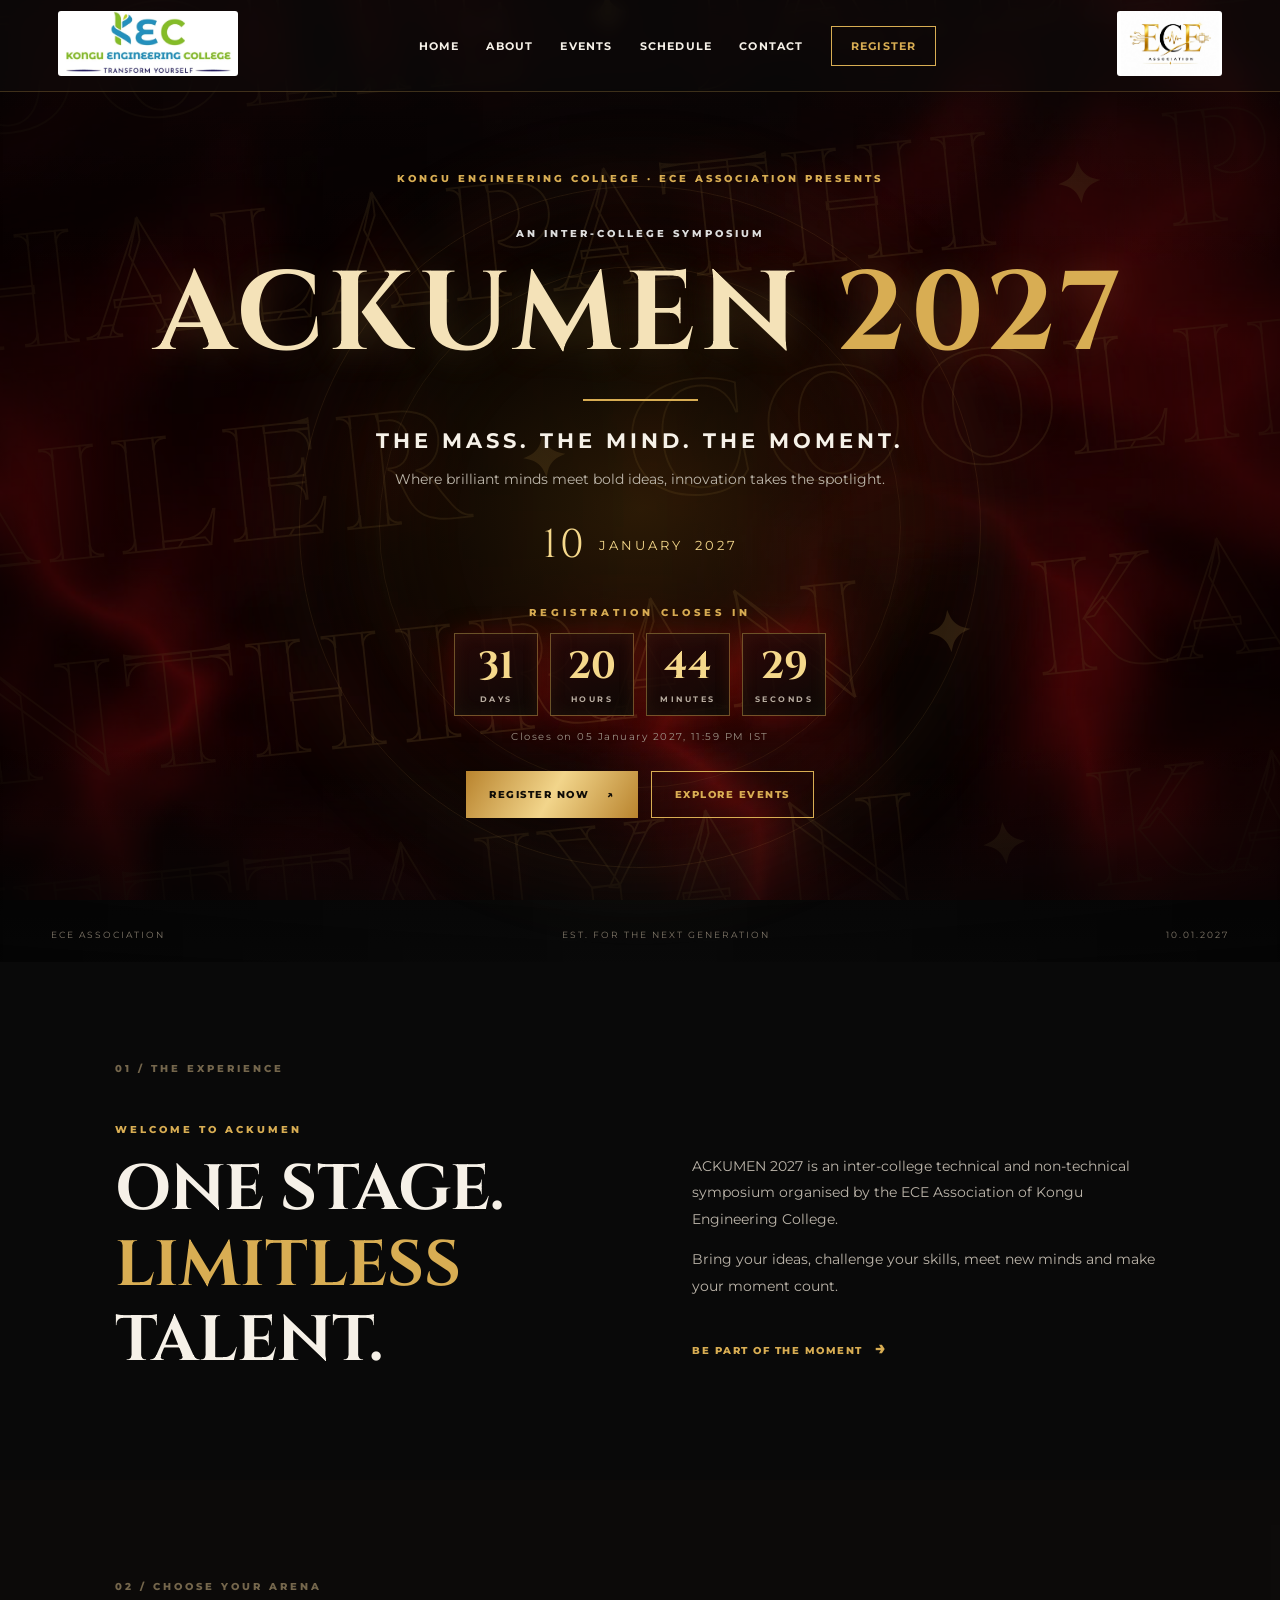
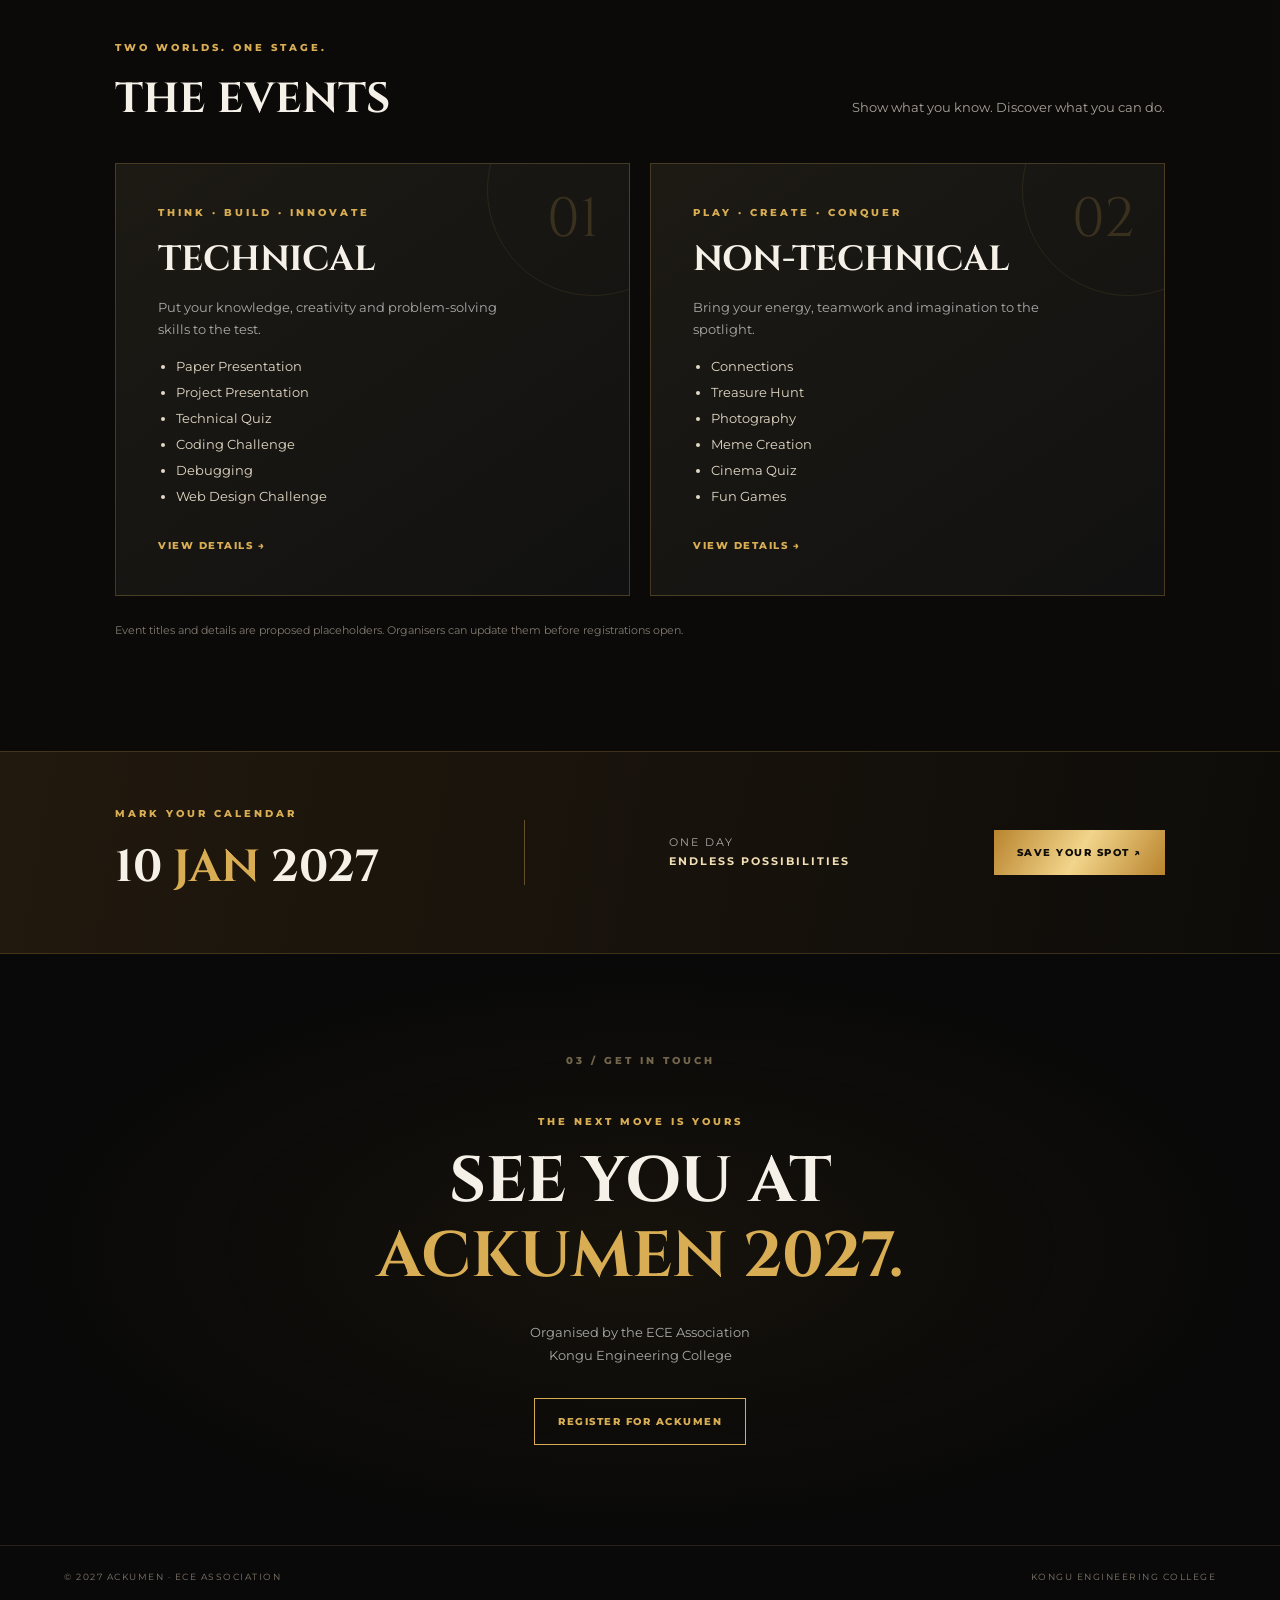
<file: index.html>
<!DOCTYPE html>
<html lang="en">
<head>
  <meta charset="UTF-8"><meta name="viewport" content="width=device-width, initial-scale=1.0">
  <meta name="description" content="ACKUMEN 2027 - Inter-college technical and non-technical symposium by the ECE Association, Kongu Engineering College.">
  <title>ACKUMEN 2027 | The Mass. The Mind. The Moment.</title>
  <link rel="preconnect" href="https://fonts.googleapis.com"><link rel="preconnect" href="https://fonts.gstatic.com" crossorigin>
  <link href="https://fonts.googleapis.com/css2?family=Cinzel:wght@500;600;700;800&family=Montserrat:wght@400;500;600;700;800&display=swap" rel="stylesheet">
  <link rel="stylesheet" href="css/style.css">
</head>
<body>
<div class="bg-fx" aria-hidden="true"><div class="bg-smoke"></div><div class="bg-titles">
  <div class="title-row" style="--d:70s"><span>COOLIE<i>✦</i>JAILER<i>✦</i>KABALI<i>✦</i>BAASHHA<i>✦</i>MUTHU<i>✦</i>PADAYAPPA<i>✦</i>ANNAMALAI<i>✦</i>SIVAJI<i>✦</i></span><span>COOLIE<i>✦</i>JAILER<i>✦</i>KABALI<i>✦</i>BAASHHA<i>✦</i>MUTHU<i>✦</i>PADAYAPPA<i>✦</i>ANNAMALAI<i>✦</i>SIVAJI<i>✦</i></span></div>
  <div class="title-row rev" style="--d:87s"><span>THALAPATHI<i>✦</i>PETTA<i>✦</i>KAALA<i>✦</i>DARBAR<i>✦</i>ENTHIRAN<i>✦</i>VETTAIYAN<i>✦</i>ANNAATTHE<i>✦</i>CHANDRAMUKHI<i>✦</i></span><span>THALAPATHI<i>✦</i>PETTA<i>✦</i>KAALA<i>✦</i>DARBAR<i>✦</i>ENTHIRAN<i>✦</i>VETTAIYAN<i>✦</i>ANNAATTHE<i>✦</i>CHANDRAMUKHI<i>✦</i></span></div>
  <div class="title-row" style="--d:104s"><span>JAILER<i>✦</i>COOLIE<i>✦</i>MASS<i>✦</i>STYLE<i>✦</i>KABALI<i>✦</i>BAASHHA<i>✦</i>SIVAJI<i>✦</i>PETTA<i>✦</i></span><span>JAILER<i>✦</i>COOLIE<i>✦</i>MASS<i>✦</i>STYLE<i>✦</i>KABALI<i>✦</i>BAASHHA<i>✦</i>SIVAJI<i>✦</i>PETTA<i>✦</i></span></div>
  <div class="title-row rev" style="--d:121s"><span>ENTHIRAN<i>✦</i>KAALA<i>✦</i>MUTHU<i>✦</i>COOLIE<i>✦</i>DARBAR<i>✦</i>ANNAMALAI<i>✦</i>JAILER<i>✦</i>PADAYAPPA<i>✦</i></span><span>ENTHIRAN<i>✦</i>KAALA<i>✦</i>MUTHU<i>✦</i>COOLIE<i>✦</i>DARBAR<i>✦</i>ANNAMALAI<i>✦</i>JAILER<i>✦</i>PADAYAPPA<i>✦</i></span></div>
  <div class="title-row" style="--d:138s"><span>VETTAIYAN<i>✦</i>KABALI<i>✦</i>THALAPATHI<i>✦</i>COOLIE<i>✦</i>PETTA<i>✦</i>SIVAJI<i>✦</i>MASS<i>✦</i>STYLE<i>✦</i></span><span>VETTAIYAN<i>✦</i>KABALI<i>✦</i>THALAPATHI<i>✦</i>COOLIE<i>✦</i>PETTA<i>✦</i>SIVAJI<i>✦</i>MASS<i>✦</i>STYLE<i>✦</i></span></div>
  </div><div class="bg-vignette"></div><div class="bg-flash"></div></div><canvas id="lightning" aria-hidden="true"></canvas>
<header class="site-header">
  <a class="brand-logo" href="index.html" aria-label="Kongu Engineering College home"><img src="assets/kec-logo.webp" alt="Kongu Engineering College logo"></a>
  <button class="menu-toggle" aria-label="Toggle navigation" aria-expanded="false">☰</button>
  <nav class="main-nav"><a href="#home">Home</a><a href="#about">About</a><a href="#events">Events</a><a href="#schedule">Schedule</a><a href="#contact">Contact</a><a class="nav-cta" href="signup.html">Register</a></nav>
  <a class="association-logo" href="#about" aria-label="ECE Association"><img src="assets/ece-association-logo.jpg" alt="ECE Association logo"></a>
</header>
<main>
<section class="hero" id="home"><div class="hero-shade"></div><div class="hero-content reveal">
  <p class="eyebrow">KONGU ENGINEERING COLLEGE · ECE ASSOCIATION PRESENTS</p><p class="edition">AN INTER-COLLEGE SYMPOSIUM</p><h1>ACKUMEN <span>2027</span></h1><div class="gold-rule"></div><h2>THE MASS. THE MIND. THE MOMENT.</h2><p class="hero-copy">Where brilliant minds meet bold ideas, innovation takes the spotlight.</p>
  <div class="event-date"><span>10</span><span>JANUARY</span><span>2027</span></div>
  <div class="countdown-wrap"><p class="cd-label">REGISTRATION CLOSES IN</p><div class="countdown" data-deadline="1799173799000" role="timer" aria-live="off"><div><b data-u="d">--</b><small>DAYS</small></div><div><b data-u="h">--</b><small>HOURS</small></div><div><b data-u="m">--</b><small>MINUTES</small></div><div><b data-u="s">--</b><small>SECONDS</small></div></div><p class="cd-note">Closes on 05 January 2027, 11:59 PM IST</p></div>
  <div class="hero-actions"><a class="button button-gold" data-reg-link href="signup.html">REGISTER NOW <span>↗</span></a><a class="button button-outline" href="#events">EXPLORE EVENTS</a></div>
</div><div class="chain"></div><div class="hero-bottom"><span>ECE ASSOCIATION</span><span>EST. FOR THE NEXT GENERATION</span><span>10.01.2027</span></div></section>
<section class="intro section-pad" id="about"><div class="section-kicker">01 / THE EXPERIENCE</div><div class="intro-grid"><div><p class="gold-label">WELCOME TO ACKUMEN</p><h2>ONE STAGE.<br><em>LIMITLESS</em> TALENT.</h2></div><div class="intro-text"><p>ACKUMEN 2027 is an inter-college technical and non-technical symposium organised by the ECE Association of Kongu Engineering College.</p><p>Bring your ideas, challenge your skills, meet new minds and make your moment count.</p><a class="text-link" href="signup.html">BE PART OF THE MOMENT <span>→</span></a></div></div></section>
<section class="events section-pad" id="events"><div class="section-kicker">02 / CHOOSE YOUR ARENA</div><div class="section-heading"><div><p class="gold-label">TWO WORLDS. ONE STAGE.</p><h2>THE EVENTS</h2></div><p>Show what you know. Discover what you can do.</p></div>
<div class="event-columns"><article class="event-panel technical"><div class="panel-number">01</div><p class="gold-label">THINK · BUILD · INNOVATE</p><h3>TECHNICAL</h3><p>Put your knowledge, creativity and problem-solving skills to the test.</p><ul><li>Paper Presentation</li><li>Project Presentation</li><li>Technical Quiz</li><li>Coding Challenge</li><li>Debugging</li><li>Web Design Challenge</li></ul><a href="events.html#technical" class="text-link">VIEW DETAILS →</a></article>
<article class="event-panel nontechnical"><div class="panel-number">02</div><p class="gold-label">PLAY · CREATE · CONQUER</p><h3>NON-TECHNICAL</h3><p>Bring your energy, teamwork and imagination to the spotlight.</p><ul><li>Connections</li><li>Treasure Hunt</li><li>Photography</li><li>Meme Creation</li><li>Cinema Quiz</li><li>Fun Games</li></ul><a href="events.html#non-technical" class="text-link">VIEW DETAILS →</a></article></div><p class="small-note">Event titles and details are proposed placeholders. Organisers can update them before registrations open.</p></section>
<section class="date-strip" id="schedule"><div><p class="gold-label">MARK YOUR CALENDAR</p><h2>10 <span>JAN</span> 2027</h2></div><div class="date-divider"></div><p>ONE DAY<br><strong>ENDLESS POSSIBILITIES</strong></p><a class="button button-gold" data-reg-link href="signup.html">SAVE YOUR SPOT ↗</a></section>
<section class="contact section-pad" id="contact"><div class="section-kicker">03 / GET IN TOUCH</div><p class="gold-label">THE NEXT MOVE IS YOURS</p><h2>SEE YOU AT<br><em>ACKUMEN 2027.</em></h2><p>Organised by the ECE Association<br>Kongu Engineering College</p><a class="button button-outline" href="signup.html">REGISTER FOR ACKUMEN</a></section>
</main><footer><span>© 2027 ACKUMEN · ECE ASSOCIATION</span><span>KONGU ENGINEERING COLLEGE</span></footer>
<script src="js/script.js"></script><script src="js/fx.js"></script></body></html>
</file>
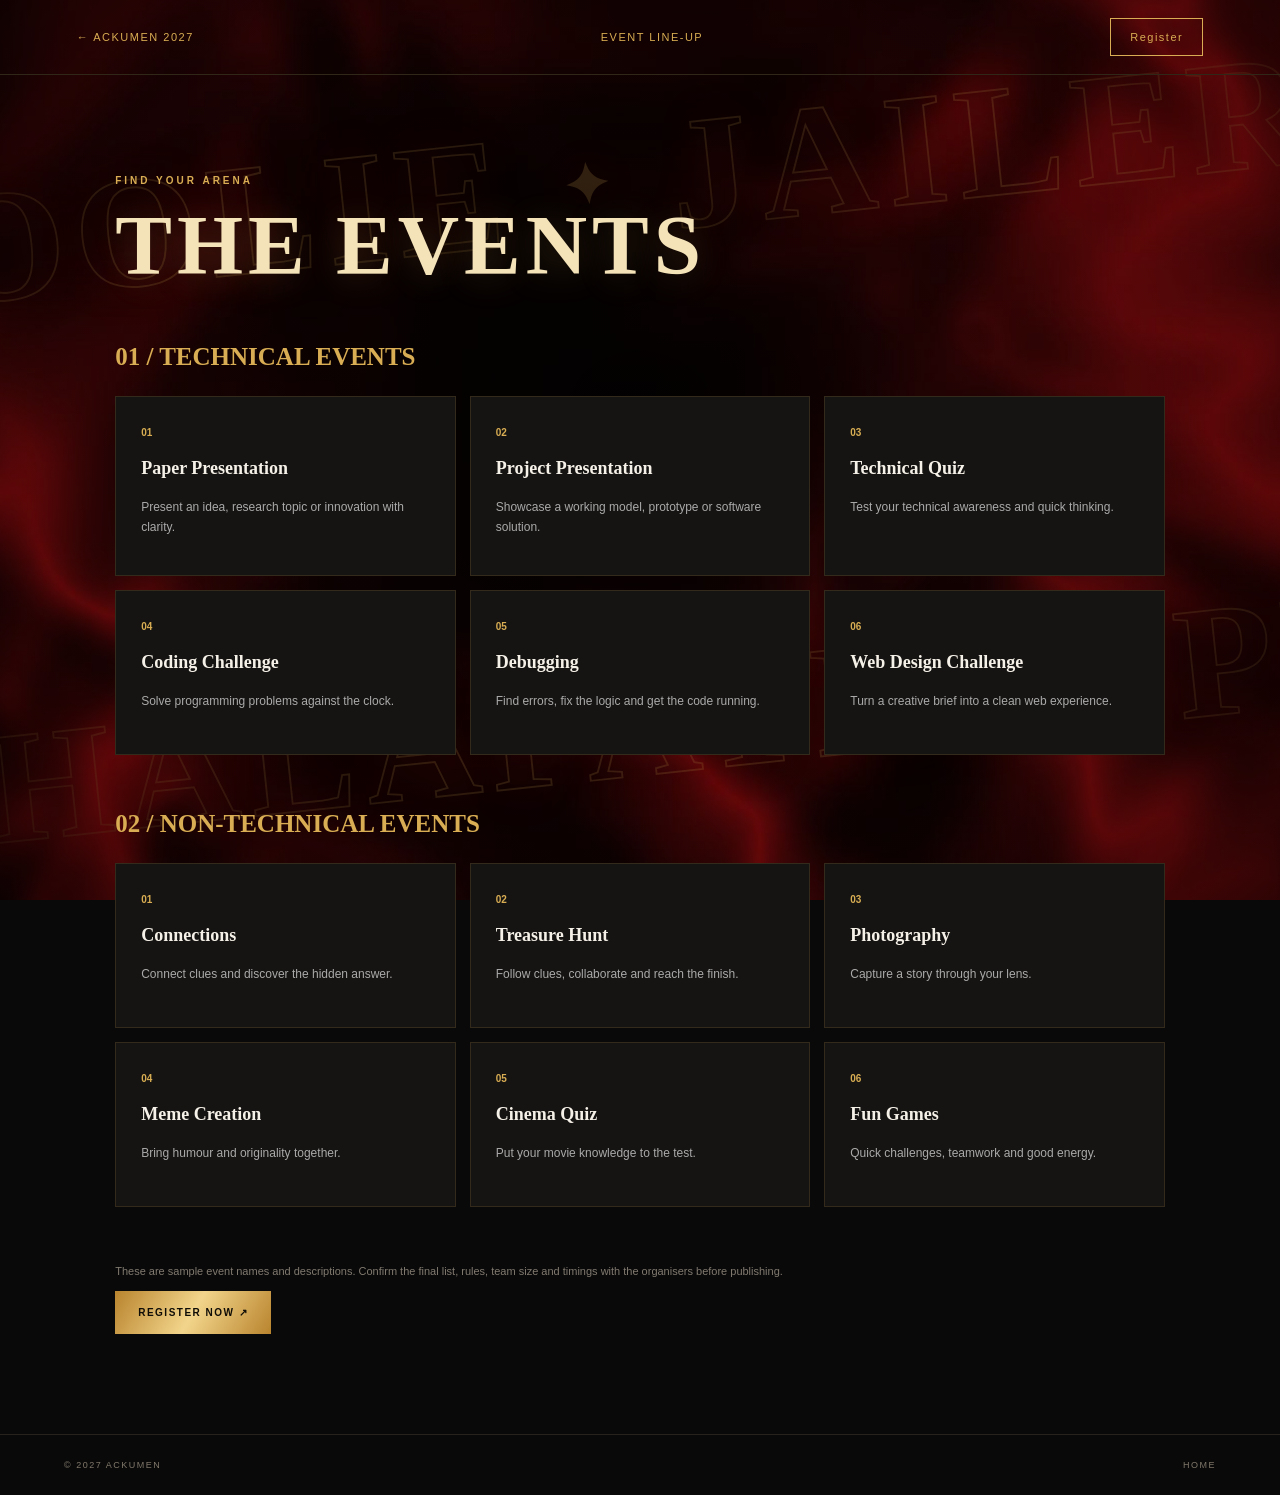
<file: events.html>
<!DOCTYPE html><html lang="en"><head><meta charset="UTF-8"><meta name="viewport" content="width=device-width, initial-scale=1"><title>Events | ACKUMEN 2027</title><link rel="stylesheet" href="css/style.css"></head><body>
<div class="bg-fx" aria-hidden="true"><div class="bg-smoke"></div><div class="bg-titles"><div class="title-row" style="--d:70s"><span>COOLIE<i>✦</i>JAILER<i>✦</i>KABALI<i>✦</i>BAASHHA<i>✦</i>MUTHU<i>✦</i>PADAYAPPA<i>✦</i></span><span>COOLIE<i>✦</i>JAILER<i>✦</i>KABALI<i>✦</i>BAASHHA<i>✦</i>MUTHU<i>✦</i>PADAYAPPA<i>✦</i></span></div><div class="title-row rev" style="--d:87s"><span>THALAPATHI<i>✦</i>PETTA<i>✦</i>KAALA<i>✦</i>DARBAR<i>✦</i>ENTHIRAN<i>✦</i>VETTAIYAN<i>✦</i></span><span>THALAPATHI<i>✦</i>PETTA<i>✦</i>KAALA<i>✦</i>DARBAR<i>✦</i>ENTHIRAN<i>✦</i>VETTAIYAN<i>✦</i></span></div></div><div class="bg-vignette"></div><div class="bg-flash"></div></div><canvas id="lightning" aria-hidden="true"></canvas>
<header class="simple-header"><a href="index.html">← ACKUMEN 2027</a><span>EVENT LINE-UP</span><a class="nav-cta" href="signup.html">Register</a></header>
<main class="inner-page section-pad"><p class="gold-label">FIND YOUR ARENA</p><h1>THE EVENTS</h1>
<section id="technical" class="event-list"><h2>01 / TECHNICAL EVENTS</h2><div class="event-list-grid"><article><b>01</b><h3>Paper Presentation</h3><p>Present an idea, research topic or innovation with clarity.</p></article><article><b>02</b><h3>Project Presentation</h3><p>Showcase a working model, prototype or software solution.</p></article><article><b>03</b><h3>Technical Quiz</h3><p>Test your technical awareness and quick thinking.</p></article><article><b>04</b><h3>Coding Challenge</h3><p>Solve programming problems against the clock.</p></article><article><b>05</b><h3>Debugging</h3><p>Find errors, fix the logic and get the code running.</p></article><article><b>06</b><h3>Web Design Challenge</h3><p>Turn a creative brief into a clean web experience.</p></article></div></section>
<section id="non-technical" class="event-list"><h2>02 / NON-TECHNICAL EVENTS</h2><div class="event-list-grid"><article><b>01</b><h3>Connections</h3><p>Connect clues and discover the hidden answer.</p></article><article><b>02</b><h3>Treasure Hunt</h3><p>Follow clues, collaborate and reach the finish.</p></article><article><b>03</b><h3>Photography</h3><p>Capture a story through your lens.</p></article><article><b>04</b><h3>Meme Creation</h3><p>Bring humour and originality together.</p></article><article><b>05</b><h3>Cinema Quiz</h3><p>Put your movie knowledge to the test.</p></article><article><b>06</b><h3>Fun Games</h3><p>Quick challenges, teamwork and good energy.</p></article></div></section><p class="small-note">These are sample event names and descriptions. Confirm the final list, rules, team size and timings with the organisers before publishing.</p><a class="button button-gold" href="signup.html">REGISTER NOW ↗</a></main><footer><span>© 2027 ACKUMEN</span><a href="index.html">HOME</a></footer><script src="js/fx.js"></script></body></html>
</file>
<file: css/style.css>
*{box-sizing:border-box}html{scroll-behavior:smooth}body{margin:0;background:#090909;color:#f6f1e8;font-family:Montserrat,Arial,sans-serif}a{color:inherit;text-decoration:none}:root{--gold:#d8ad53;--gold-light:#f5d88b;--muted:#aaa39a;--panel:#151412}.site-header{height:92px;padding:12px 4.5%;display:flex;align-items:center;justify-content:space-between;gap:25px;background:rgba(9,9,9,.78);backdrop-filter:blur(8px);-webkit-backdrop-filter:blur(8px);border-bottom:1px solid rgba(216,173,83,.25);position:relative;z-index:10}.brand-logo img{width:180px;height:65px;object-fit:contain;background:#fff;border-radius:3px}.association-logo img{width:105px;height:65px;object-fit:contain;background:#fff;border-radius:3px}.main-nav{display:flex;align-items:center;gap:27px;font-size:11px;font-weight:700;letter-spacing:1.2px;text-transform:uppercase}.main-nav a:hover,.simple-header a:hover,footer a:hover{color:var(--gold)}.nav-cta{border:1px solid var(--gold);padding:12px 19px;color:var(--gold)}.menu-toggle{display:none;background:none;color:var(--gold);border:0;font-size:27px}.hero{min-height:690px;position:relative;display:grid;place-items:center;text-align:center;overflow:hidden;background:radial-gradient(ellipse at 50% 48%,rgba(142,93,20,.28),transparent 40%)}.hero:before,.hero:after{content:"";position:absolute;width:520px;height:520px;border:1px solid rgba(216,173,83,.12);border-radius:50%;top:50%;left:50%;transform:translate(-50%,-50%);box-shadow:0 0 100px rgba(216,173,83,.08),inset 0 0 100px rgba(216,173,83,.06)}.hero:after{width:680px;height:680px}.hero-shade{position:absolute;inset:0;background:linear-gradient(90deg,rgba(0,0,0,.5),transparent 50%,rgba(0,0,0,.5)),linear-gradient(0deg,rgba(9,9,9,.85),transparent 25%,transparent 80%,rgba(9,9,9,.5))}.hero-content{position:relative;z-index:1;padding:70px 20px}.eyebrow,.edition,.gold-label,.section-kicker{font-size:10px;letter-spacing:3px;font-weight:800;color:var(--gold)}.edition{color:#ddd;margin-top:42px}.hero h1,.inner-page h1,.form-wrap h1{font-family:Cinzel,Georgia,serif;font-size:clamp(54px,9vw,112px);line-height:1;margin:20px 0;color:#f4e2b8;letter-spacing:5px;text-shadow:0 4px 35px rgba(216,173,83,.2)}.hero h1 span{color:var(--gold)}.gold-rule{width:115px;height:2px;background:var(--gold);margin:27px auto}.hero h2{font-size:clamp(14px,2.2vw,21px);letter-spacing:4px}.hero-copy{color:#bdb6aa;font-size:14px}.event-date{display:flex;align-items:center;justify-content:center;gap:12px;margin:30px 0;color:var(--gold-light);font-size:13px;letter-spacing:3px}.event-date span:first-child{font-family:Cinzel,serif;font-size:40px}.hero-actions{display:flex;justify-content:center;gap:13px;flex-wrap:wrap}.button{display:inline-flex;align-items:center;justify-content:center;gap:18px;padding:16px 23px;font-size:10px;font-weight:800;letter-spacing:1.5px;border:1px solid var(--gold);transition:.25s}.button-gold{background:linear-gradient(120deg,#b9842e,#f2d58b,#b9842e);color:#100d07;border:0}.button-gold:hover{filter:brightness(1.15);transform:translateY(-3px)}.button-outline{color:var(--gold)}.button-outline:hover{background:var(--gold);color:#111}.hero-bottom{position:absolute;bottom:22px;left:4%;right:4%;display:flex;justify-content:space-between;color:#82796b;font-size:9px;letter-spacing:2px}.section-pad{padding:100px 9%}.section-kicker{color:#74664c;margin-bottom:48px}.intro-grid{display:grid;grid-template-columns:1fr 1fr;gap:10%;align-items:center}.gold-label{margin:0 0 17px}.intro h2,.contact h2{font-family:Cinzel,Georgia,serif;font-size:clamp(38px,5vw,66px);line-height:1.18;margin:0}.intro h2 em,.contact h2 em,.form-wrap h1 em{color:var(--gold);font-style:normal}.intro-text{color:#bcb5aa;line-height:1.9;font-size:14px}.text-link{display:inline-block;color:var(--gold);font-size:10px;font-weight:800;letter-spacing:1.5px;margin-top:17px}.text-link span{font-size:18px;margin-left:8px}.events{background:rgba(14,12,10,.80)}.section-heading{display:flex;justify-content:space-between;align-items:end;margin-bottom:35px}.section-heading h2,.event-list h2,.table-heading h2{font-family:Cinzel,Georgia,serif;font-size:42px;margin:0}.section-heading>p{color:var(--muted);font-size:13px}.event-columns{display:grid;grid-template-columns:1fr 1fr;gap:20px}.event-panel{position:relative;padding:42px;background:linear-gradient(145deg,#1d1a14,#111);border:1px solid rgba(216,173,83,.25);min-height:420px;overflow:hidden}.event-panel:after{content:"";position:absolute;width:210px;height:210px;border:1px solid rgba(216,173,83,.1);border-radius:50%;right:-70px;top:-80px}.panel-number{font-family:Cinzel,serif;font-size:55px;color:rgba(216,173,83,.18);position:absolute;right:30px;top:18px}.event-panel h3{font-family:Cinzel,serif;font-size:35px;margin:12px 0}.event-panel>p:not(.gold-label){color:#aaa;line-height:1.7;font-size:13px;max-width:360px}.event-panel ul{padding-left:18px;color:#e3d9c6;line-height:2;font-size:13px}.small-note{color:#817a70;font-size:11px;line-height:1.7;margin-top:25px}.date-strip{padding:55px 9%;display:flex;align-items:center;justify-content:space-between;gap:30px;background:linear-gradient(100deg,rgba(37,27,14,.88),rgba(16,14,11,.8));border-top:1px solid rgba(216,173,83,.2);border-bottom:1px solid rgba(216,173,83,.2)}.date-strip h2{font-family:Cinzel,serif;font-size:45px;margin:0}.date-strip h2 span{color:var(--gold)}.date-strip>p{font-size:11px;line-height:1.8;letter-spacing:2px;color:#aaa}.date-strip>p strong{color:#f3dfb6}.date-divider{height:65px;width:1px;background:rgba(216,173,83,.4)}.contact{text-align:center;background:radial-gradient(ellipse at center,rgba(26,21,13,.8),rgba(9,9,9,.6) 70%)}.contact h2{margin:10px 0 25px}.contact>p:not(.gold-label){color:#aaa;line-height:1.8;font-size:13px;margin-bottom:30px}footer{padding:25px 5%;display:flex;justify-content:space-between;gap:15px;color:#81796c;font-size:9px;letter-spacing:1.5px;border-top:1px solid #27231c}.simple-header{height:75px;padding:0 6%;display:flex;align-items:center;justify-content:space-between;border-bottom:1px solid #302719;color:var(--gold);font-size:11px;letter-spacing:1.5px}.inner-page h1,.form-wrap h1{font-size:clamp(48px,8vw,85px);margin:10px 0 55px}.event-list{margin:55px 0}.event-list h2{font-size:25px;color:var(--gold);margin-bottom:25px}.event-list-grid{display:grid;grid-template-columns:repeat(3,1fr);gap:14px}.event-list-grid article{padding:25px;background:var(--panel);border:1px solid #332a1b;min-height:165px}.event-list-grid b{color:var(--gold);font-size:10px}.event-list-grid h3{font-family:Cinzel,serif;font-size:18px}.event-list-grid p{color:#aaa;font-size:12px;line-height:1.7}.form-wrap{max-width:900px;margin:40px auto;padding:60px 40px;background:rgba(9,9,9,.78);backdrop-filter:blur(6px);-webkit-backdrop-filter:blur(6px);border:1px solid rgba(216,173,83,.25)}.form-intro{color:#aaa;margin-top:-35px;margin-bottom:35px;font-size:13px}.registration-form{display:grid;grid-template-columns:1fr 1fr;gap:20px}.registration-form label{display:flex;flex-direction:column;gap:9px;font-size:11px;letter-spacing:.5px;color:#d8cdb9}.registration-form input,.registration-form select{width:100%;padding:14px;background:#151412;border:1px solid #403522;color:#f7f0e4;border-radius:0;outline:none;font:13px Montserrat,Arial}.registration-form input:focus,.registration-form select:focus{border-color:var(--gold)}.full-field{grid-column:1/-1}.notice{padding:15px;margin:20px 0;font-size:13px}.success{background:#10271b;color:#a8e4b9}.error{background:#321716;color:#ffb4a9}.admin-login{max-width:520px;padding-top:12vh}.one-column{grid-template-columns:1fr}.one-column .button{cursor:pointer}.stats{display:grid;grid-template-columns:repeat(3,1fr);gap:15px;margin:35px 0}.stats div{background:#17140f;border:1px solid #47371d;padding:25px}.stats span{display:block;font-family:Cinzel,serif;color:var(--gold);font-size:38px}.stats small{font-size:10px;letter-spacing:2px;color:#aaa}.table-heading{display:flex;justify-content:space-between;align-items:center;margin:45px 0 20px}.table-heading h2{font-size:26px}.table-scroll{overflow-x:auto}table{width:100%;border-collapse:collapse;min-width:950px;font-size:11px}th,td{padding:13px;text-align:left;border-bottom:1px solid #30291d}th{color:var(--gold);letter-spacing:1px}td{color:#c9c1b5}.reveal{opacity:0;transform:translateY(20px);transition:opacity .8s,transform .8s}.reveal.visible{opacity:1;transform:none}
@media(max-width:900px){.site-header{height:78px}.brand-logo img{width:135px;height:53px}.association-logo img{width:80px;height:53px}.menu-toggle{display:block;order:2}.main-nav{display:none;position:absolute;top:78px;left:0;right:0;background:#100f0c;padding:22px;flex-direction:column;gap:22px}.main-nav.open{display:flex}.association-logo{order:3}.intro-grid{grid-template-columns:1fr;gap:25px}.event-list-grid{grid-template-columns:repeat(2,1fr)}.date-strip{flex-wrap:wrap}.date-divider{display:none}}
@media(max-width:600px){.site-header{padding:8px 3%;gap:8px}.brand-logo img{width:105px}.association-logo img{width:65px}.hero{min-height:650px}.eyebrow{font-size:8px;letter-spacing:1.5px}.hero h1{letter-spacing:1px}.hero h2{letter-spacing:2px}.hero-bottom{font-size:7px;letter-spacing:.5px}.section-pad{padding:70px 7%}.section-heading{display:block}.section-heading>p{margin-top:15px}.event-columns{grid-template-columns:1fr}.event-panel{padding:30px;min-height:390px}.date-strip{padding:40px 7%}.date-strip h2{font-size:35px}.event-list-grid{grid-template-columns:1fr}.registration-form{grid-template-columns:1fr}.full-field{grid-column:auto}.simple-header{padding:0 4%;font-size:9px}.stats{grid-template-columns:1fr}.table-heading{align-items:flex-start;gap:15px;flex-direction:column}footer{flex-wrap:wrap}.form-wrap{padding:55px 7%}}

/* ===== THEMED BACKGROUND (Thalaivar movie wall + red smoke) ===== */
.bg-fx{position:fixed;inset:0;z-index:-1;overflow:hidden;background:#070405;pointer-events:none}
.bg-smoke{position:absolute;inset:-6%;background:url(../assets/bg-smoke.jpg) center/cover no-repeat;opacity:.75;animation:smokeDrift 38s ease-in-out infinite alternate}
@keyframes smokeDrift{0%{transform:scale(1.05) translate(-1.5%,0)}100%{transform:scale(1.18) translate(1.5%,-2%)}}
.bg-titles{position:absolute;inset:0;display:flex;flex-direction:column;justify-content:space-around;padding:2vh 0;transform:rotate(-6deg) scale(1.25)}
.title-row{display:flex;width:max-content;animation:rowMove var(--d,80s) linear infinite}
.title-row.rev{animation-direction:reverse}
.title-row span{display:flex;align-items:center;white-space:nowrap;font-family:Cinzel,Georgia,serif;font-weight:800;font-size:clamp(60px,10vw,150px);letter-spacing:8px;color:transparent;-webkit-text-stroke:1.5px rgba(216,173,83,.2);text-shadow:0 0 40px rgba(255,30,30,.12)}
.title-row span i{font-style:normal;font-size:.35em;margin:0 .9em;color:rgba(216,173,83,.28);-webkit-text-stroke:0}
@keyframes rowMove{to{transform:translateX(-50%)}}
.bg-vignette{position:absolute;inset:0;background:radial-gradient(ellipse at 50% 45%,rgba(0,0,0,.55),rgba(0,0,0,.2) 55%,rgba(0,0,0,.75) 100%)}
.bg-flash{position:absolute;inset:0;background:radial-gradient(ellipse at 50% 20%,#fff6dc,rgba(255,60,60,.5) 60%,transparent);opacity:0;mix-blend-mode:screen;will-change:opacity}
#lightning{position:fixed;inset:0;width:100vw;height:100vh;z-index:5;pointer-events:none;mix-blend-mode:screen}

/* Gold chain divider (inspired by the poster's broken chain) */
.chain{height:34px;background:url("data:image/svg+xml,%3Csvg xmlns='http://www.w3.org/2000/svg' width='64' height='34' viewBox='0 0 64 34'%3E%3Cg fill='none' stroke='%23d8ad53' stroke-width='4'%3E%3Crect x='3' y='7' width='34' height='20' rx='10'/%3E%3Crect x='27' y='11' width='34' height='12' rx='6' stroke='%23f5d88b' stroke-width='3'/%3E%3C/g%3E%3C/svg%3E") repeat-x center;opacity:.55;filter:drop-shadow(0 0 6px rgba(216,173,83,.4))}

/* ===== COUNTDOWN ===== */
.countdown-wrap{margin:34px auto 6px;text-align:center}
.cd-label{font-size:10px;letter-spacing:4px;font-weight:800;color:var(--gold);margin:0 0 14px}
.countdown{display:inline-flex;gap:12px;justify-content:center;flex-wrap:wrap}
.countdown>div{min-width:84px;padding:14px 10px 11px;background:linear-gradient(160deg,rgba(40,8,8,.85),rgba(10,8,6,.9));border:1px solid rgba(216,173,83,.45);box-shadow:0 0 24px rgba(200,20,20,.25),inset 0 0 18px rgba(216,173,83,.07)}
.countdown b{display:block;font-family:Cinzel,Georgia,serif;font-size:38px;line-height:1;color:var(--gold-light);font-variant-numeric:tabular-nums}
.countdown small{display:block;margin-top:8px;font-size:8px;letter-spacing:2.5px;color:#b9ada0;font-weight:700}
.countdown.urgent>div{border-color:#ff4b3a;animation:urgentPulse 1.2s ease-in-out infinite}
.countdown.urgent b{color:#ff8a78}
@keyframes urgentPulse{50%{box-shadow:0 0 34px rgba(255,40,30,.6),inset 0 0 18px rgba(255,60,40,.15)}}
.cd-note{margin:14px 0 0;font-size:10px;letter-spacing:1.5px;color:#9c9285}
.cd-closed{padding:16px 26px;border:1px solid #ff4b3a;color:#ff8a78;font-weight:800;letter-spacing:3px;font-size:13px;margin:0}
.is-closed{opacity:.55;pointer-events:none;filter:grayscale(.6)}
button:disabled{opacity:.55;cursor:not-allowed}
.countdown-wrap.compact{margin:0 0 28px}
.countdown-wrap.compact .countdown>div{min-width:68px}
.countdown-wrap.compact b{font-size:28px}

@media(max-width:600px){.countdown{gap:7px}.countdown>div{min-width:66px;padding:11px 6px 9px}.countdown b{font-size:27px}.countdown small{font-size:7px;letter-spacing:1.5px}.form-wrap{margin:20px 4%;padding:40px 6%}.title-row span{-webkit-text-stroke:1px rgba(216,173,83,.22)}}
@media(prefers-reduced-motion:reduce){.bg-smoke,.title-row,.countdown.urgent>div{animation:none}}
.hero-actions{margin-top:28px}.hero-content{padding-bottom:110px}

/* Keep explicitly hidden status messages hidden even when component styles apply. */
[hidden] { display: none !important; }

/* Participant authentication and dashboard */
.registration-form small{color:#928777;font-size:10px;line-height:1.5}.registration-form button{font:inherit;cursor:pointer}.registration-form select{min-height:46px}.event-list-grid article .button{margin-top:12px;padding:12px 15px;font-size:9px}.event-list-grid article h3{overflow-wrap:anywhere}.form-wrap>p a{color:var(--gold)}.notice[hidden]{display:none}.notice{line-height:1.6}.notice.success{border:1px solid rgba(100,190,125,.25)}.notice.error{border:1px solid rgba(230,100,90,.25)}#logout-btn{background:transparent;cursor:pointer;font:inherit;padding:10px 14px}.table-heading{margin-top:38px}
</file>
